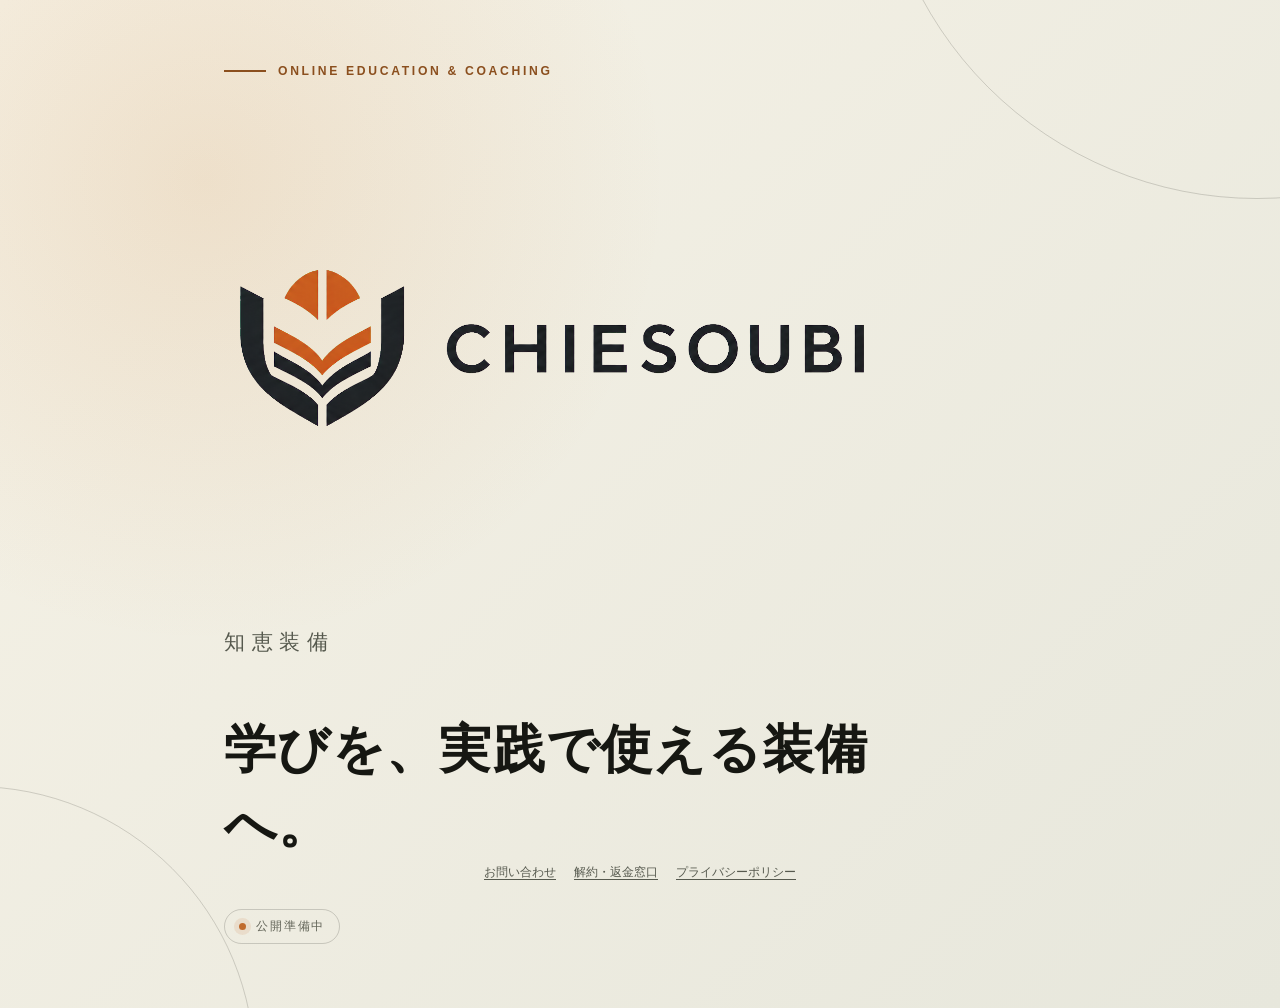
<file: index.html>
<!doctype html>
<html lang="ja">
  <head>
    <meta charset="utf-8" />
    <meta name="viewport" content="width=device-width, initial-scale=1" />
    <meta name="robots" content="noindex, nofollow" />
    <meta name="theme-color" content="#161712" />
    <meta
      name="description"
      content="CHIESOUBIは、学びを実践で使える装備へ変えるためのオンライン教育・個別コーチングを準備しています。"
    />
    <title>CHIESOUBI｜知恵装備</title>
    <link rel="stylesheet" href="site.css" />
  </head>
  <body>
    <main>
      <p class="eyebrow">Online education &amp; coaching</p>
      <h1 hidden>CHIESOUBI</h1>
      <img
        class="brand-logo"
        src="assets/chiesoubi-logo-v1.png"
        alt="CHIESOUBI"
        width="1536"
        height="1024"
      />
      <p class="jp-name">知恵装備</p>
      <p class="promise">学びを、実践で使える装備へ。</p>
      <p class="status">公開準備中</p>
    </main>
    <footer class="site-footer" aria-label="ご案内">
      <a href="support.html">お問い合わせ</a>
      <a href="refund.html">解約・返金窓口</a>
      <a href="privacy.html">プライバシーポリシー</a>
    </footer>
  </body>
</html>
</file>
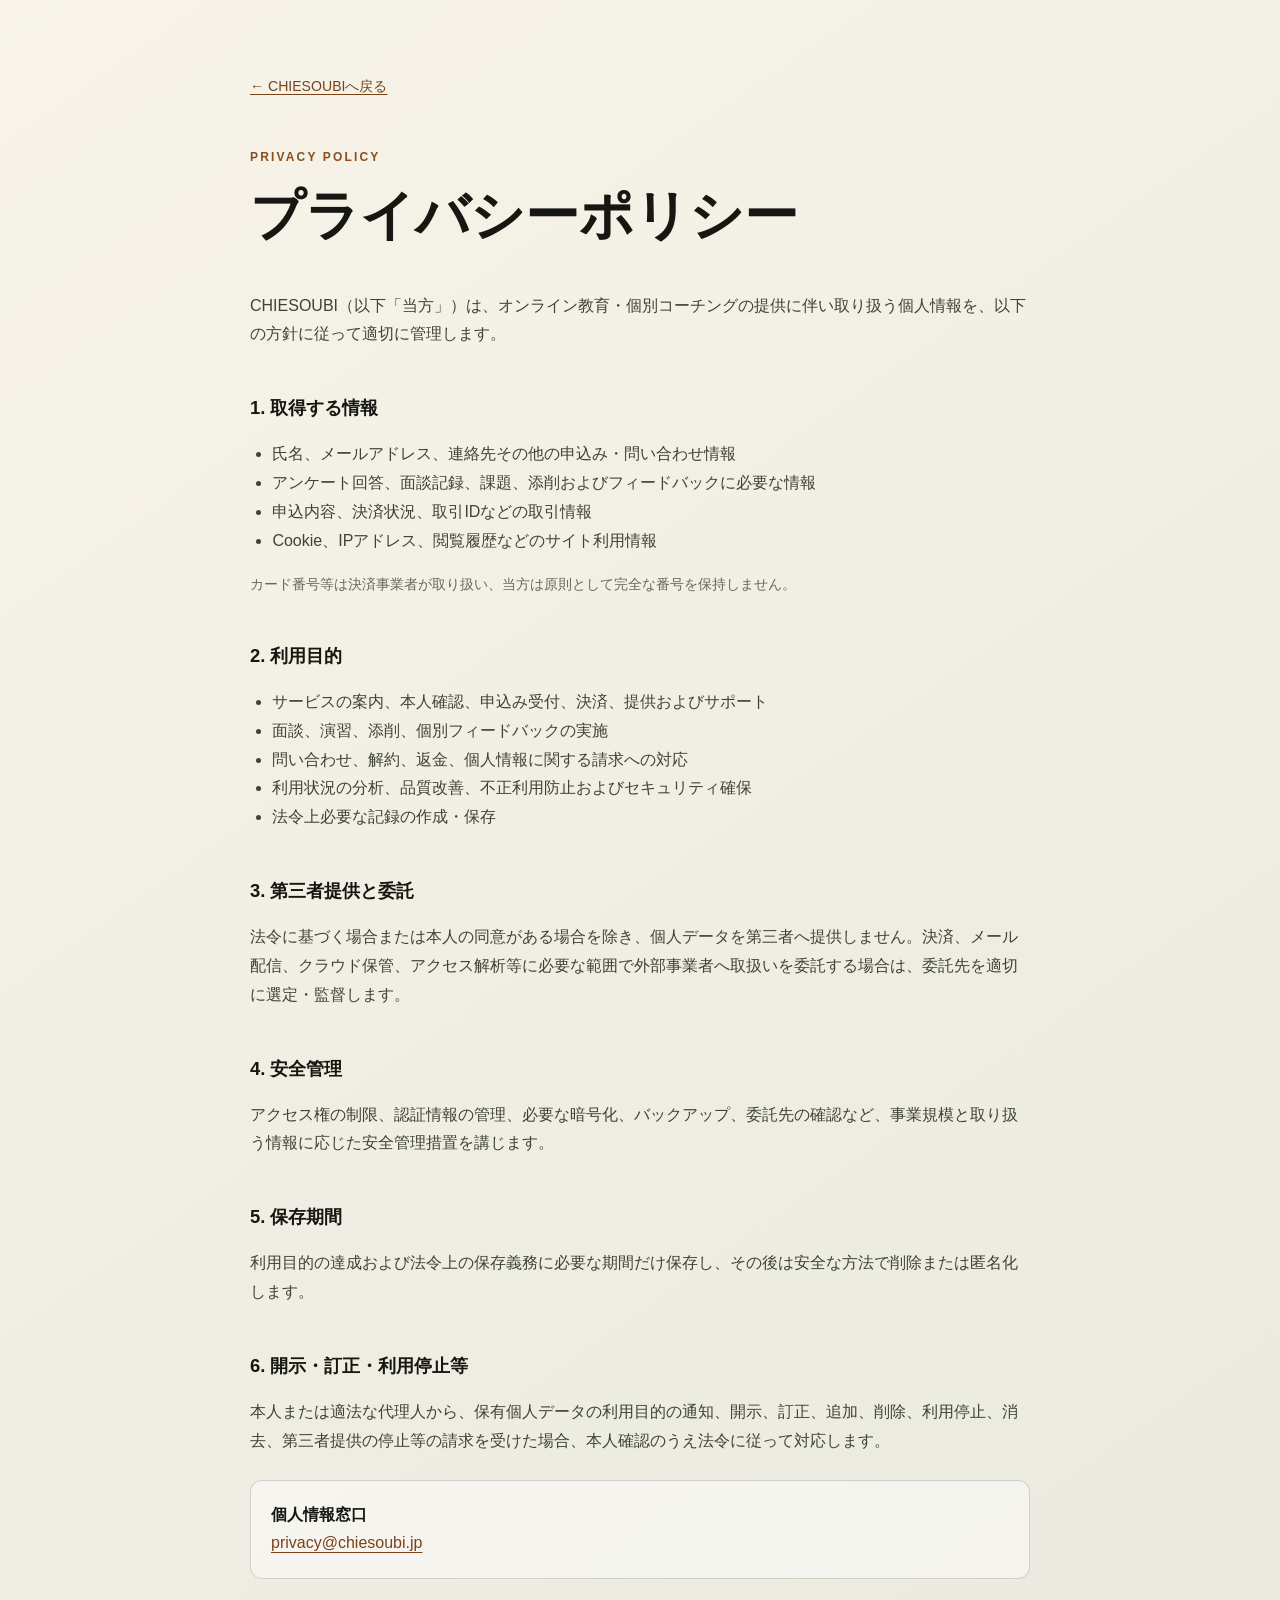
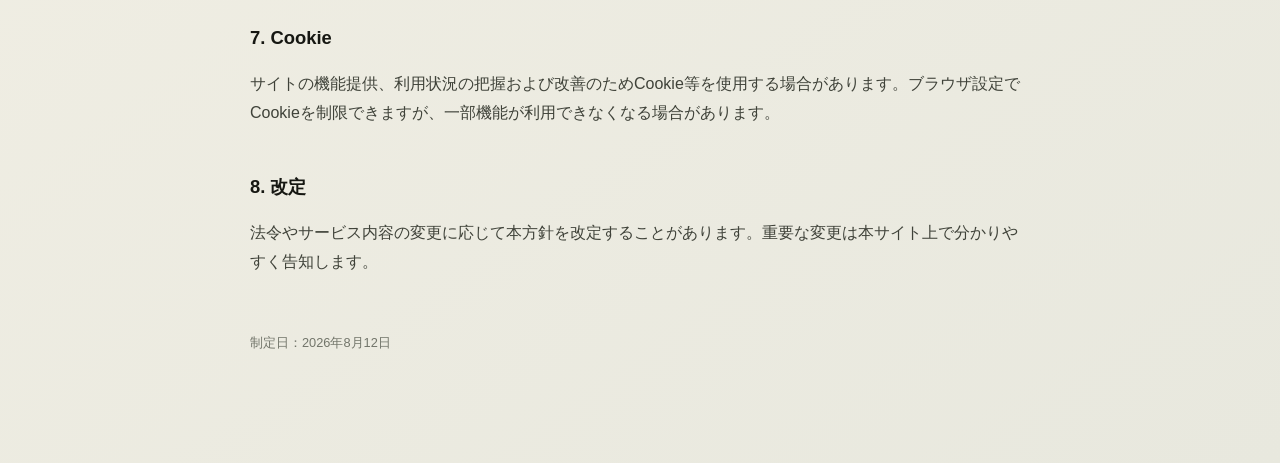
<file: privacy.html>
<!doctype html>
<html lang="ja">
  <head>
    <meta charset="utf-8" />
    <meta name="viewport" content="width=device-width, initial-scale=1" />
    <meta name="robots" content="noindex, nofollow" />
    <title>プライバシーポリシー｜CHIESOUBI</title>
    <link rel="stylesheet" href="legal.css" />
  </head>
  <body>
    <main>
      <a class="back" href="index.html">← CHIESOUBIへ戻る</a>
      <p class="eyebrow">PRIVACY POLICY</p>
      <h1>プライバシーポリシー</h1>
      <p>CHIESOUBI（以下「当方」）は、オンライン教育・個別コーチングの提供に伴い取り扱う個人情報を、以下の方針に従って適切に管理します。</p>

      <h2>1. 取得する情報</h2>
      <ul>
        <li>氏名、メールアドレス、連絡先その他の申込み・問い合わせ情報</li>
        <li>アンケート回答、面談記録、課題、添削およびフィードバックに必要な情報</li>
        <li>申込内容、決済状況、取引IDなどの取引情報</li>
        <li>Cookie、IPアドレス、閲覧履歴などのサイト利用情報</li>
      </ul>
      <p class="note">カード番号等は決済事業者が取り扱い、当方は原則として完全な番号を保持しません。</p>

      <h2>2. 利用目的</h2>
      <ul>
        <li>サービスの案内、本人確認、申込み受付、決済、提供およびサポート</li>
        <li>面談、演習、添削、個別フィードバックの実施</li>
        <li>問い合わせ、解約、返金、個人情報に関する請求への対応</li>
        <li>利用状況の分析、品質改善、不正利用防止およびセキュリティ確保</li>
        <li>法令上必要な記録の作成・保存</li>
      </ul>

      <h2>3. 第三者提供と委託</h2>
      <p>法令に基づく場合または本人の同意がある場合を除き、個人データを第三者へ提供しません。決済、メール配信、クラウド保管、アクセス解析等に必要な範囲で外部事業者へ取扱いを委託する場合は、委託先を適切に選定・監督します。</p>

      <h2>4. 安全管理</h2>
      <p>アクセス権の制限、認証情報の管理、必要な暗号化、バックアップ、委託先の確認など、事業規模と取り扱う情報に応じた安全管理措置を講じます。</p>

      <h2>5. 保存期間</h2>
      <p>利用目的の達成および法令上の保存義務に必要な期間だけ保存し、その後は安全な方法で削除または匿名化します。</p>

      <h2>6. 開示・訂正・利用停止等</h2>
      <p>本人または適法な代理人から、保有個人データの利用目的の通知、開示、訂正、追加、削除、利用停止、消去、第三者提供の停止等の請求を受けた場合、本人確認のうえ法令に従って対応します。</p>
      <div class="contact">
        <strong>個人情報窓口</strong><br />
        <a href="mailto:privacy@chiesoubi.jp">privacy@chiesoubi.jp</a>
      </div>

      <h2>7. Cookie</h2>
      <p>サイトの機能提供、利用状況の把握および改善のためCookie等を使用する場合があります。ブラウザ設定でCookieを制限できますが、一部機能が利用できなくなる場合があります。</p>

      <h2>8. 改定</h2>
      <p>法令やサービス内容の変更に応じて本方針を改定することがあります。重要な変更は本サイト上で分かりやすく告知します。</p>
      <p class="updated">制定日：2026年8月12日</p>
    </main>
  </body>
</html>
</file>
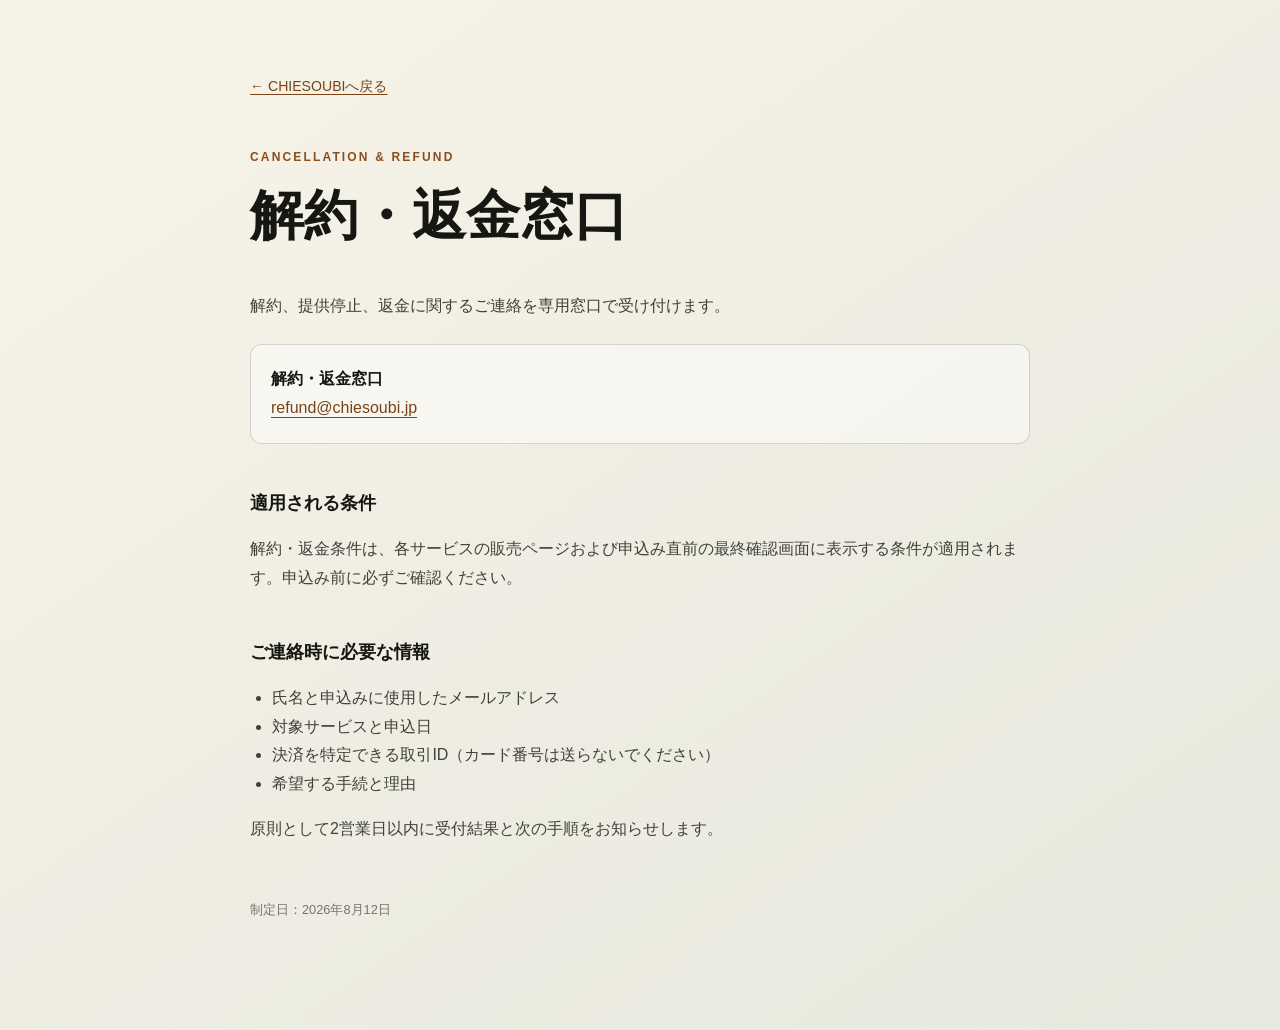
<file: refund.html>
<!doctype html>
<html lang="ja">
  <head>
    <meta charset="utf-8" />
    <meta name="viewport" content="width=device-width, initial-scale=1" />
    <meta name="robots" content="noindex, nofollow" />
    <title>解約・返金窓口｜CHIESOUBI</title>
    <link rel="stylesheet" href="legal.css" />
  </head>
  <body>
    <main>
      <a class="back" href="index.html">← CHIESOUBIへ戻る</a>
      <p class="eyebrow">CANCELLATION &amp; REFUND</p>
      <h1>解約・返金窓口</h1>
      <p>解約、提供停止、返金に関するご連絡を専用窓口で受け付けます。</p>
      <div class="contact">
        <strong>解約・返金窓口</strong><br />
        <a href="mailto:refund@chiesoubi.jp">refund@chiesoubi.jp</a>
      </div>
      <h2>適用される条件</h2>
      <p>解約・返金条件は、各サービスの販売ページおよび申込み直前の最終確認画面に表示する条件が適用されます。申込み前に必ずご確認ください。</p>
      <h2>ご連絡時に必要な情報</h2>
      <ul>
        <li>氏名と申込みに使用したメールアドレス</li>
        <li>対象サービスと申込日</li>
        <li>決済を特定できる取引ID（カード番号は送らないでください）</li>
        <li>希望する手続と理由</li>
      </ul>
      <p>原則として2営業日以内に受付結果と次の手順をお知らせします。</p>
      <p class="updated">制定日：2026年8月12日</p>
    </main>
  </body>
</html>
</file>
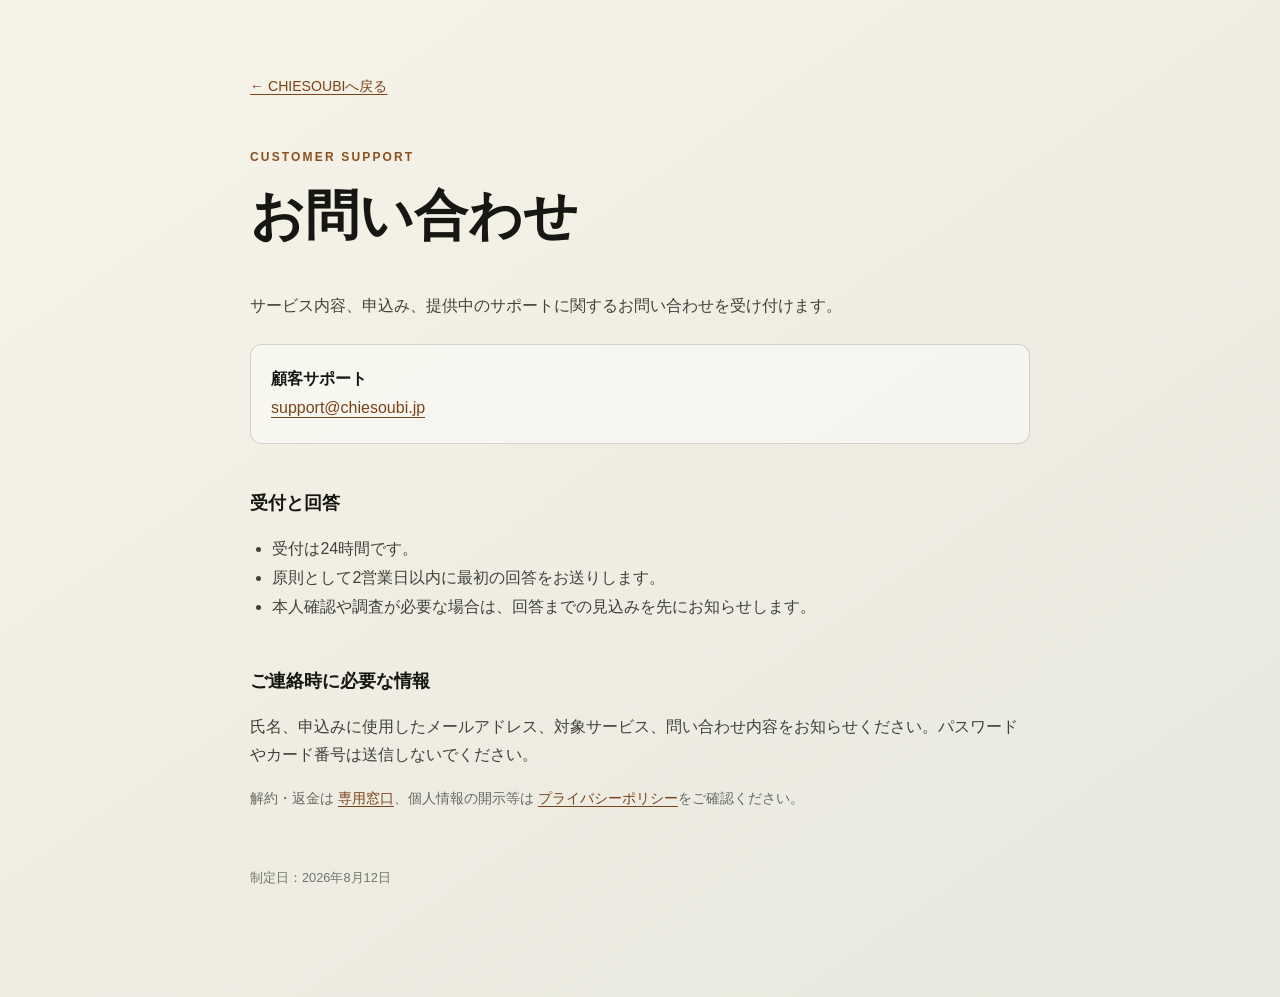
<file: support.html>
<!doctype html>
<html lang="ja">
  <head>
    <meta charset="utf-8" />
    <meta name="viewport" content="width=device-width, initial-scale=1" />
    <meta name="robots" content="noindex, nofollow" />
    <title>お問い合わせ｜CHIESOUBI</title>
    <link rel="stylesheet" href="legal.css" />
  </head>
  <body>
    <main>
      <a class="back" href="index.html">← CHIESOUBIへ戻る</a>
      <p class="eyebrow">CUSTOMER SUPPORT</p>
      <h1>お問い合わせ</h1>
      <p>サービス内容、申込み、提供中のサポートに関するお問い合わせを受け付けます。</p>
      <div class="contact">
        <strong>顧客サポート</strong><br />
        <a href="mailto:support@chiesoubi.jp">support@chiesoubi.jp</a>
      </div>
      <h2>受付と回答</h2>
      <ul>
        <li>受付は24時間です。</li>
        <li>原則として2営業日以内に最初の回答をお送りします。</li>
        <li>本人確認や調査が必要な場合は、回答までの見込みを先にお知らせします。</li>
      </ul>
      <h2>ご連絡時に必要な情報</h2>
      <p>氏名、申込みに使用したメールアドレス、対象サービス、問い合わせ内容をお知らせください。パスワードやカード番号は送信しないでください。</p>
      <p class="note">解約・返金は <a href="refund.html">専用窓口</a>、個人情報の開示等は <a href="privacy.html">プライバシーポリシー</a>をご確認ください。</p>
      <p class="updated">制定日：2026年8月12日</p>
    </main>
  </body>
</html>
</file>
<file: site.css>
:root {
  color-scheme: light;
  font-family: Inter, "Avenir Next", "Hiragino Sans", "Yu Gothic", sans-serif;
  background: #f1efe5;
  color: #161712;
}

* {
  box-sizing: border-box;
}

body {
  min-height: 100vh;
  margin: 0;
  display: grid;
  place-items: center;
  overflow: hidden;
  background:
    radial-gradient(circle at 16% 18%, rgba(205, 129, 53, 0.15), transparent 34%),
    linear-gradient(135deg, #f6f2e6 0%, #e7e7dc 100%);
}

body::before,
body::after {
  content: "";
  position: fixed;
  border: 1px solid rgba(22, 23, 18, 0.16);
  border-radius: 999px;
  pointer-events: none;
}

body::before {
  width: min(68vw, 760px);
  aspect-ratio: 1;
  right: -28vw;
  top: -44vw;
}

body::after {
  width: min(48vw, 560px);
  aspect-ratio: 1;
  left: -24vw;
  bottom: -35vw;
}

main {
  width: min(88vw, 880px);
  padding: 64px 24px;
}

.brand-logo {
  display: block;
  width: min(100%, 780px);
  height: auto;
  margin: 10px 0 0 -7.5%;
}

p {
  margin: 0;
}

.eyebrow {
  display: flex;
  align-items: center;
  gap: 12px;
  color: #8b4f1e;
  font-size: 0.76rem;
  font-weight: 700;
  letter-spacing: 0.22em;
  text-transform: uppercase;
}

.eyebrow::before {
  content: "";
  width: 42px;
  height: 2px;
  background: currentColor;
}

.jp-name {
  margin-top: 20px;
  color: #56594e;
  font-size: clamp(1rem, 2.3vw, 1.3rem);
  letter-spacing: 0.32em;
}

.promise {
  max-width: 680px;
  margin-top: 56px;
  font-family: "Hiragino Mincho ProN", "Yu Mincho", serif;
  font-size: clamp(1.65rem, 4.8vw, 3.25rem);
  font-weight: 600;
  letter-spacing: 0.025em;
  line-height: 1.45;
}

.status {
  display: inline-flex;
  align-items: center;
  gap: 10px;
  margin-top: 46px;
  padding: 9px 14px;
  border: 1px solid rgba(22, 23, 18, 0.18);
  border-radius: 999px;
  color: #626458;
  font-size: 0.72rem;
  letter-spacing: 0.16em;
}

.status::before {
  content: "";
  width: 7px;
  height: 7px;
  border-radius: 50%;
  background: #c06b2d;
  box-shadow: 0 0 0 5px rgba(192, 107, 45, 0.12);
}

.site-footer {
  position: fixed;
  right: 24px;
  bottom: 20px;
  left: 24px;
  display: flex;
  justify-content: center;
  gap: 18px;
  flex-wrap: wrap;
  font-size: 0.72rem;
}

.site-footer a {
  color: #56594e;
  text-underline-offset: 0.28em;
}

@media (max-width: 600px) {
  main {
    padding: 44px 20px;
  }

  .brand-logo {
    width: 118%;
    max-width: none;
    margin-left: -10%;
  }

  .promise {
    margin-top: 42px;
  }
}
</file>
<file: legal.css>
:root {
  color-scheme: light;
  font-family: Inter, "Avenir Next", "Hiragino Sans", "Yu Gothic", sans-serif;
  background: #f1efe5;
  color: #161712;
}

* { box-sizing: border-box; }

body {
  margin: 0;
  background: linear-gradient(145deg, #f7f3e8, #e8e8de);
  line-height: 1.8;
}

main {
  width: min(92vw, 780px);
  margin: 0 auto;
  padding: 72px 0 96px;
}

a { color: #7a4319; text-underline-offset: 0.24em; }

.back { display: inline-block; margin-bottom: 36px; font-size: 0.88rem; }
.eyebrow { color: #8b4f1e; font-size: 0.75rem; font-weight: 700; letter-spacing: 0.18em; }
h1 { margin: 8px 0 40px; font-family: "Hiragino Mincho ProN", "Yu Mincho", serif; font-size: clamp(2rem, 6vw, 3.4rem); line-height: 1.3; }
h2 { margin: 42px 0 10px; font-size: 1.15rem; }
p, li { color: #3f4239; }
ul { padding-left: 1.4rem; }
.contact { margin: 24px 0; padding: 20px; border: 1px solid rgba(22, 23, 18, 0.16); border-radius: 12px; background: rgba(255,255,255,.44); }
.note { font-size: 0.88rem; color: #66695f; }
.updated { margin-top: 54px; font-size: 0.8rem; color: #72756a; }

@media (max-width: 600px) {
  main { padding: 42px 0 72px; }
}
</file>
